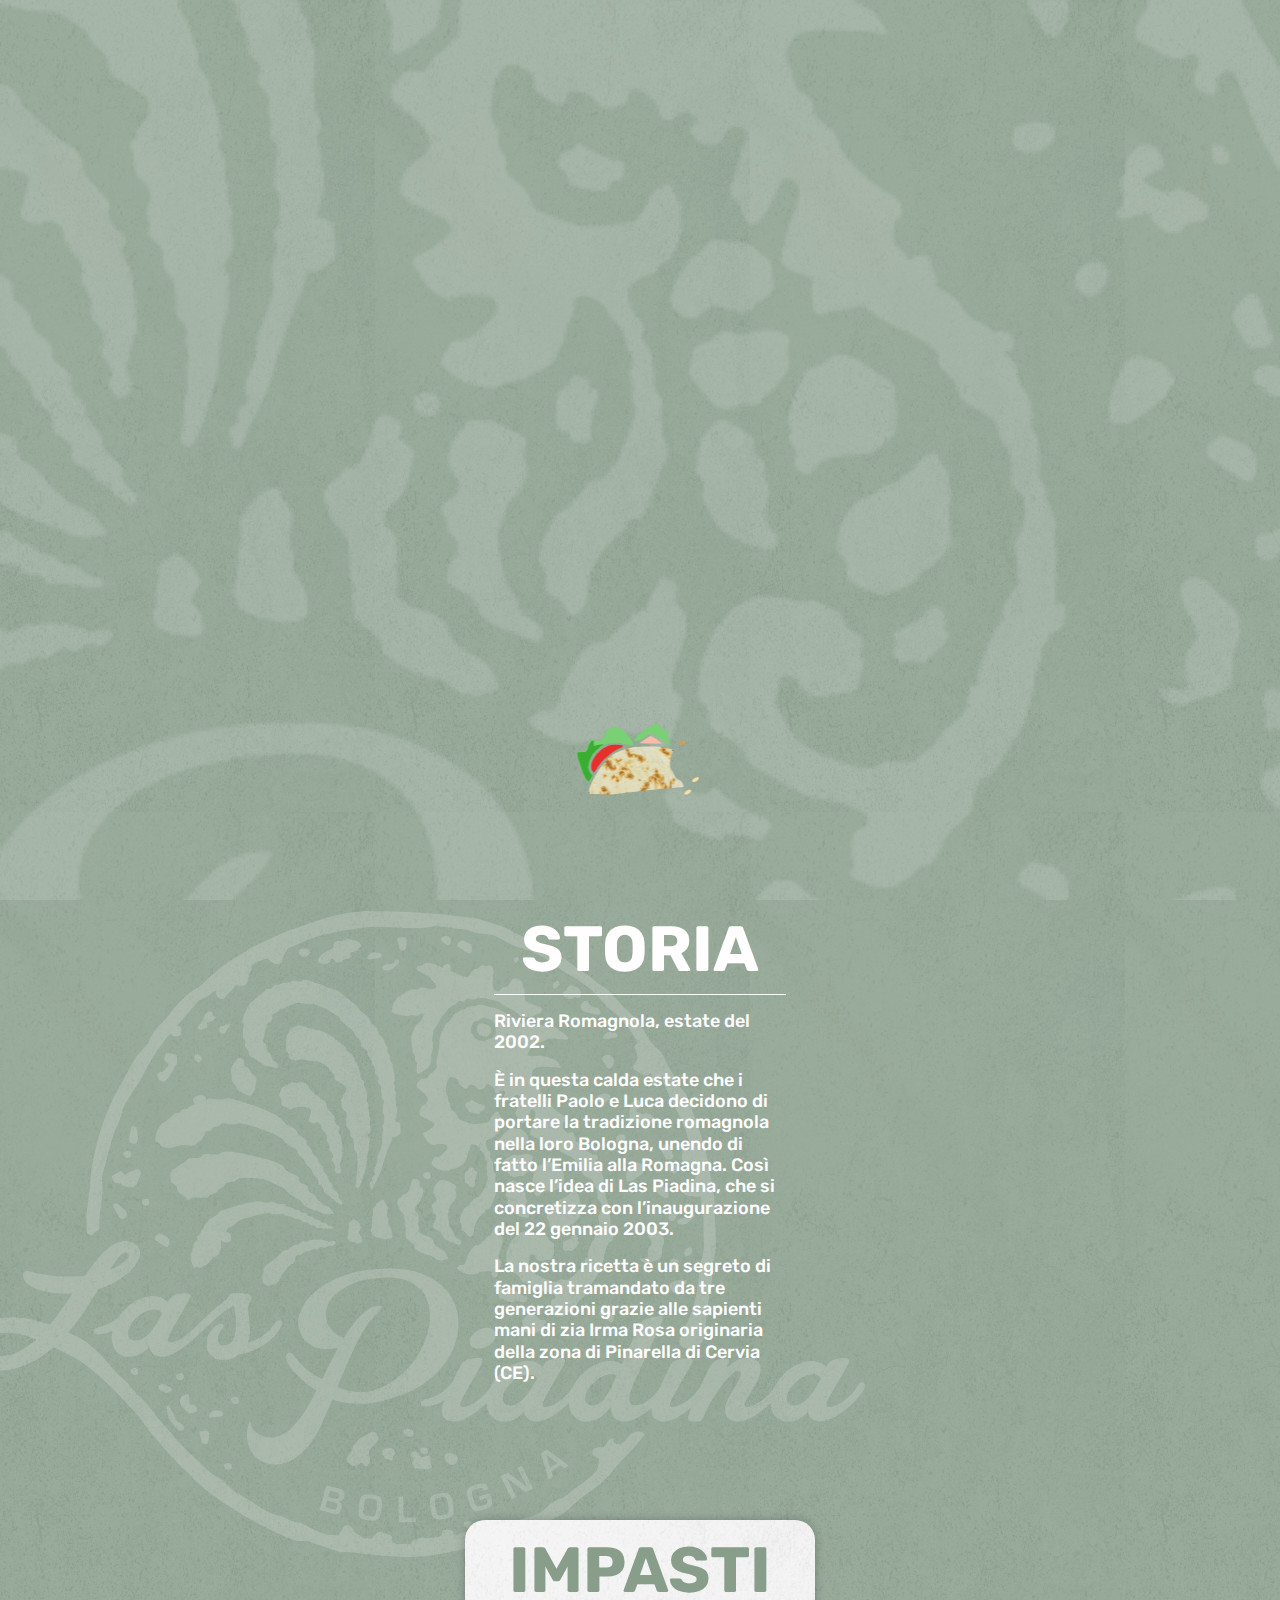
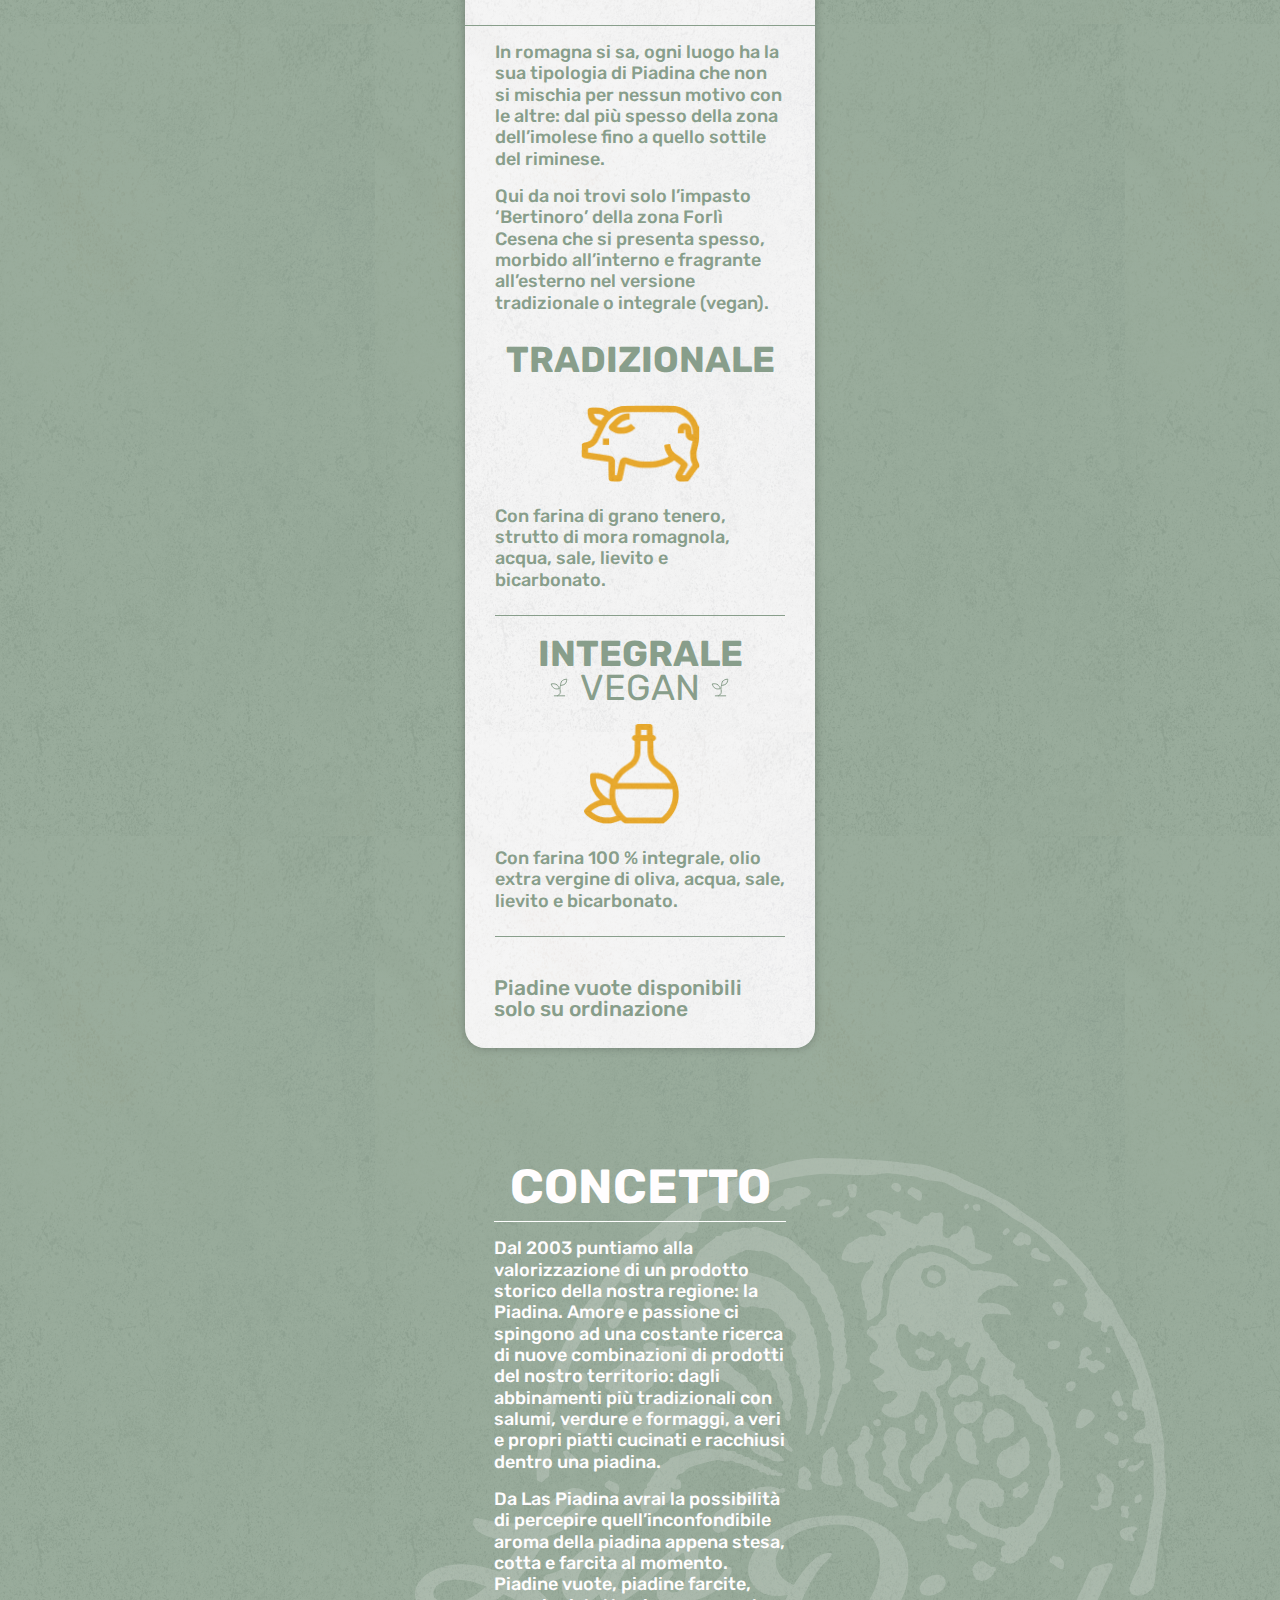
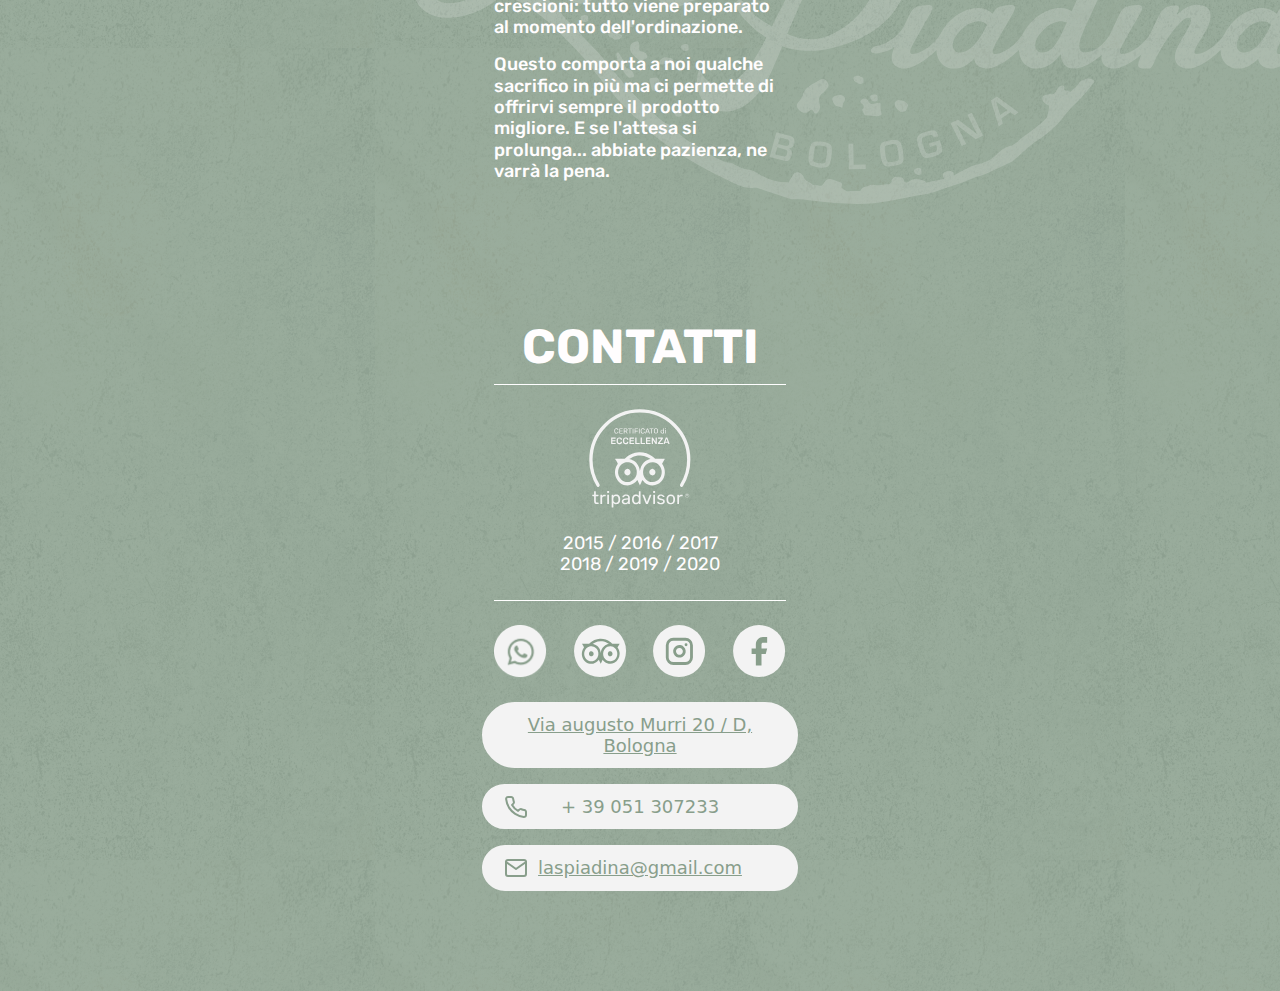
<file: index.html>
<!DOCTYPE html>
<html class="no-js" lang="it">
  <head>
    <meta charset="utf-8" />
    <meta name="viewport" content="width=device-width, initial-scale=1.0" />
    <title>LasPiadina</title>
    <link
      href="css/index.css"
      media="screen, projection"
      rel="stylesheet"
      type="text/css"
    />
    <!--[if lt IE 9]>
      <script src="js/html5shiv.js"></script>
    <![endif]-->
    <script src="js/modernizr.js"></script>
    <!-- CSS only -->

    <link
      href="./thridparty/bootstrap-5.1.3-dist/css/bootstrap.min.css"
      rel="stylesheet"
    />
  </head>
  <body>
    <div class="wrapper-outer">
      <div class="wrapper">
        <div class="anim-screen">
          <div class="anim-screen-bg"></div>
          <div class="slides">
            <img
              loading="lazy"
              class="anim-screen-slide-1"
              src="./images/Piadina-intera.png"
            />
            <img
              loading="lazy"
              class="anim-screen-slide-2"
              src="./images/Piadina-morso.png"
            />
            <img
              loading="lazy"
              class="anim-screen-slide-3"
              src="./images/Piadina-intera.png"
            />
            <img
              loading="lazy"
              class="anim-screen-slide-4"
              src="./images/Piadina-morso.png"
            />
          </div>
        </div>
        <div class="menu-btn d-none">
          <a href="./menu.html" class="btn-yellow">Menu</a>
        </div>
        <header class="header">
          <div
            class="header-inner d-flex justify-content-between align-items-center header-open"
          >
            <div class="nav-item d-flex align-items-center">
              <p class="text-decoration-none desc-14 text-white fw-500 mb-0">
                <img
                  width="19px"
                  class="language-toggler me-1"
                  src="./images/italian-flag-circle.png"
                  alt="italian flag"
                />
                <span> IT </span>
              </p>
            </div>
            <div class="nav-item">
              <a href="./index.html">
                <img class="logo" src="./images/logo.svg" alt="..." />
              </a>
            </div>
            <div class="nav-item d-flex justify-content-end">
              <button id="navbarOpener" class="btn">
                <img class="logo" src="./images/two-lines.svg" alt="..." />
              </button>
            </div>
          </div>

          <div class="navbar-menu d-none">
            <div class="content">
              <div
                class="d-flex justify-content-between align-items-center header-open p-0"
              >
                <div class="nav-item d-flex align-items-center">
                  <p
                    class="text-decoration-none desc-14 text-white fw-500 mb-0"
                  >
                    <img
                      width="19px"
                      class="language-toggler me-1"
                      src="./images/italian-flag-circle.png"
                      alt="italian flag"
                    />
                    <span> IT </span>
                  </p>
                </div>
                <div class="nav-item">
                  <a href="./in">
                    <img class="logo" src="./images/logo.svg" alt="..." />
                  </a>
                </div>
                <div class="nav-item d-flex justify-content-end">
                  <button id="navbarCloser" class="btn">
                    <img class="logo" src="./images/x.svg" alt="..." />
                  </button>
                </div>
              </div>

              <ul class="list-unstyled">
                <li class="desc-36 fw-bold">
                  <a
                    class="nav-link text-decoration-none text-white"
                    href="./menu.html"
                  >
                    MENU</a
                  >
                </li>
                <li class="desc-36">
                  <a
                    class="text-white nav-link text-decoration-none"
                    href="#storisId"
                  >
                    STORIA</a
                  >
                </li>
                <li class="desc-36">
                  <a
                    class="text-white nav-link text-decoration-none"
                    href="#impastoId"
                  >
                    IMPASTO
                  </a>
                </li>
                <li class="desc-36">
                  <a
                    class="text-white nav-link text-decoration-none"
                    href="#contattiId"
                    >CONTATTI
                  </a>
                </li>
              </ul>

              <div class="d-flex justify-content-between mb-5 mt-5">
                <a href="https://wa.me/message/MQXWW7TPMB6HM1"
                  ><img
                    width="53px"
                    src="./images/whatsapp-icon.png"
                    alt="whatsapp icon"
                /></a>
                <a
                  href="https://www.tripadvisor.it/Restaurant_Review-g187801-d5488796-Re
              views-Las_Piadina-Bologna_Province_of_Bologna_Emilia_Romagna.html"
                  ><img
                    width="53px"
                    src="./images/tripadvisor-icon.svg"
                    alt="tripadvisor icon"
                /></a>
                <a
                  href="https://instagram.com/laspiadina.bologna?utm_medium=copy_link
              "
                  ><img
                    width="53px"
                    src="./images/instagram-icon.svg"
                    alt="instagram icon"
                /></a>
                <a href="https://www.facebook.com/laspiadina"
                  ><img
                    width="53px"
                    src="./images/facebook-icon.svg"
                    alt="facebook icon"
                /></a>
              </div>
              <div class="row">
                <a
                  href="https://www.justeat.it/restaurants-las-piadinabologna/menu"
                  class="btn-yellow w-100"
                  >Ordina</a
                >
              </div>
            </div>
          </div>
        </header>
        <main>
          <section class="hero">
            <div class="bg mw-375 mx-auto">
              <img
                loading="lazy"
                class="bg-1"
                src="./images/hero-bg-1.jpg"
                alt="..."
                loading="lazy"
              />
              <img
                loading="lazy"
                class="bg-2"
                src="./images/hero-bg-2.jpg"
                alt="..."
                loading="lazy"
              />
              <img
                loading="lazy"
                class="bg-4"
                src="./images/hero-bg-4.jpg"
                alt="..."
                loading="lazy"
              />
              <img
                loading="lazy"
                class="bg-5"
                src="./images/hero-bg-5.jpg"
                alt="..."
                loading="lazy"
              />
              <img
                loading="lazy"
                class="bg-3"
                src="./images/hero-bg-3.jpg"
                alt="..."
                loading="lazy"
              />
            </div>
            <div class="hero-content">
              <h1 class="desc-64 fw-bold text-center">
                <span class="text-nowrap">All you</span>
                <span class="text-nowrap">need is</span> Piada
              </h1>
            </div>
            <a href="#storisId" class="arrow-down">
              <img
                loading="lazy"
                src="./images/arrow-down.svg"
                alt="arrow down"
              />
            </a>
          </section>

          <section class="storia">
            <div class="idlink" id="storisId"></div>
            <div class="bg">
              <img loading="lazy" src="./images/logo.svg" alt="..." />
            </div>
            <div class="mw-292 mx-auto">
              <h1 class="desc-64 fw-bold text-center white-color titolo-storia">
                STORIA
              </h1>
              <hr class="barra" />
              <p class="desc-18 white-text white-color fw-500">
                Riviera Romagnola, estate del 2002.
              </p>
              <p class="desc-18 white-text white-color fw-500">
                È in questa calda estate che i fratelli Paolo e Luca decidono di
                portare la tradizione romagnola nella loro Bologna, unendo di
                fatto l’Emilia alla Romagna. Così nasce l’idea di Las Piadina,
                che si concretizza con l’inaugurazione del 22 gennaio 2003.
              </p>

              <p class="desc-18 white-text white-color fw-500">
                La nostra ricetta è un segreto di famiglia tramandato da tre
                generazioni grazie alle sapienti mani di zia Irma Rosa
                originaria della zona di Pinarella di Cervia (CE).
              </p>
            </div>
          </section>
          <!-- \\ -->
          <section class="impasti mw-350 mx-auto">
            <div class="idlink" id="impastoId"></div>
            <h1 class="desc-64 fw-bold text-center white-color">IMPASTI</h1>
            <hr class="barra-verde" />
            <div class="inner">
              <p class="desc-18 white-text white-color fw-500">
                In romagna si sa, ogni luogo ha la sua tipologia di Piadina che
                non si mischia per nessun motivo con le altre: dal più spesso
                della zona dell’imolese fino a quello sottile del riminese.
              </p>

              <p class="desc-18 white-text white-color fw-500 mb-4">
                Qui da noi trovi solo l’impasto ‘Bertinoro’ della zona Forlì
                Cesena che si presenta spesso, morbido all’interno e fragrante
                all’esterno nel versione tradizionale o integrale (vegan).
              </p>
              <h2 class="desc-36 fw-bold text-center white-color mb-4">
                TRADIZIONALE
              </h2>
              <div class="d-flex justify-content-center mb-4">
                <img
                  loading="lazy"
                  width="119px"
                  src="./images/pig.png"
                  alt="pig"
                  srcset=""
                />
              </div>

              <p class="desc-18 white-text white-color fw-500 mb-4 me-3">
                Con farina di grano tenero, strutto di mora romagnola, acqua,
                sale, lievito e bicarbonato.
              </p>
              <hr class="barra-verde-sotto" />
              <h2 class="desc-36 fw-bold text-center white-color mb-0">
                INTEGRALE
              </h2>
              <div class="d-flex justify-content-center align-items-center">
                <img
                  loading="lazy"
                  width="25px"
                  src="./images/leaf.svg"
                  alt="leaf"
                />
                <p class="desc-36 fw-400 text-center white-color mb-0 mx-2">
                  VEGAN
                </p>
                <img
                  loading="lazy"
                  width="25px"
                  src="./images/leaf.svg"
                  alt="leaf"
                />
              </div>
              <div class="d-flex justify-content-center mb-4 olio">
                <img
                  loading="lazy"
                  width="95px"
                  src="./images/oil.png"
                  alt="oil"
                  srcset=""
                />
              </div>

              <p class="desc-18 white-text white-color fw-500 mb-4">
                Con farina 100 % integrale, olio extra vergine di oliva, acqua,
                sale, lievito e bicarbonato.
              </p>

              <hr class="barra-verde-sotto" />
            </div>

            <div class="mw-292 mx-auto">
              <div class="d-flex justify-content-center"></div>
              <p class="desc-21 white-text white-color fw-500 mt-4 furgoncino">
                Piadine vuote  disponibili solo su ordinazione
              </p>
            </div>
          </section>

          <!-- \\ -->
          <section class="concentto">
            <div class="bg">
              <img loading="lazy" src="./images/logo.svg" alt="..." />
            </div>
            <div class="mw-292 mx-auto">
              <h1
                class="desc-48 fw-bold text-center white-color titolo-concetto"
              >
                CONCETTO
              </h1>
              <hr class="white-color" />

              <p class="desc-18 white-text white-color fw-500">
                Dal 2003 puntiamo alla valorizzazione di un prodotto storico
                della nostra regione: la Piadina. Amore e passione ci spingono
                ad una costante ricerca di nuove combinazioni di prodotti del
                nostro territorio: dagli abbinamenti più tradizionali con
                salumi, verdure e formaggi, a veri e propri piatti cucinati e
                racchiusi dentro una piadina.
              </p>
              <p class="desc-18 white-text white-color fw-500">
                Da Las Piadina avrai la possibilità di percepire
                quell’inconfondibile aroma della piadina appena stesa, cotta e
                farcita al momento. Piadine vuote, piadine farcite, crescioni:
                tutto viene preparato al momento dell'ordinazione.
              </p>

              <p class="desc-18 white-text white-color fw-500">
                Questo comporta a noi qualche sacrifico in più ma ci permette di
                offrirvi sempre il prodotto migliore. E se l'attesa si
                prolunga... abbiate pazienza, ne varrà la pena.
              </p>
            </div>
          </section>
          <!-- \\ -->
          <section class="contatti">
            <div class="idlink" id="contattiId"></div>
            <div class="mw-292 mx-auto">
              <h1
                class="desc-48 fw-bold text-center white-color titolo-contatti"
              >
                CONTATTI
              </h1>
              <hr class="white-color mb-4" />
              <div class="d-flex justify-content-center mb-4">
                <div>
                  <img
                    loading="lazy"
                    width="102px"
                    src="./images/tripadvisor_logo.svg"
                    alt="tripadvisor logo"
                  />
                </div>
              </div>
              <p class="desc-18 white-text white-color text-center mb-4">
                2015 / 2016 / 2017 <br />
                2018 / 2019 / 2020
              </p>
              <hr class="white-color mb-4" />
              <div class="d-flex justify-content-between mb-4">
                <a href="https://wa.me/message/MQXWW7TPMB6HM1"
                  ><img
                    loading="lazy"
                    width="53px"
                    src="./images/whatsapp-icon.png"
                    alt="whatsapp icon"
                /></a>
                <a
                  href="https://www.tripadvisor.it/Restaurant_Review-g187801-d5488796-Re
              views-Las_Piadina-Bologna_Province_of_Bologna_Emilia_Romagna.html"
                  ><img
                    loading="lazy"
                    width="53px"
                    src="./images/tripadvisor-icon.svg"
                    alt="tripadvisor icon"
                /></a>
                <a
                  href="https://instagram.com/laspiadina.bologna?utm_medium=copy_link
              "
                  ><img
                    loading="lazy"
                    width="53px"
                    src="./images/instagram-icon.svg"
                    alt="instagram icon"
                /></a>
                <a href="https://www.facebook.com/laspiadina"
                  ><img
                    loading="lazy"
                    width="53px"
                    src="./images/facebook-icon.svg"
                    alt="facebook icon"
                /></a>
              </div>

              <div class="row">
                <a
                  class="btn-white rounded-pill mb-3"
                  href="https://www.google.com/maps/place/Las+Piadina/@44.4826298,11.3572779,17z/data=!3m1!4b1!4m5!3m4!1s0x477fd4ccf88f2d7f:0xfcbb417fe6a0ae3e!8m2!3d44.482626!4d11.3594666"
                >
                  Via augusto Murri 20 / D, Bologna</a
                >
              </div>

              <div class="row">
                <a
                  class="btn-white rounded-pill mb-3 text-decoration-none"
                  href="tel:39-051-307233"
                >
                  <img loading="lazy" src="./images/phone.svg" alt="phone" /> +
                  39 051 307233
                </a>
                <a
                  class="btn-white rounded-pill mb-100"
                  href="mailto:laspiadina@gmail.com"
                >
                  <img loading="lazy" src="./images/mail.svg" alt="mail" />
                  laspiadina@gmail.com
                </a>
              </div>
            </div>
          </section>
          <!-- \\ -->
        </main>
      </div>
    </div>
    <!-- jquery -->
    <script src="./thridparty/jquery/jquery-3.6.0.min.js"></script>
    <!-- GSAP -->
    <script src="./thridparty/gsap-3/gsap-3.min.js"></script>
    <!-- JavaScript Bundle with Popper -->
    <script src="./thridparty/bootstrap-5.1.3-dist/js/bootstrap.min.js"></script>
    <script src="./js/index.js"></script>
  </body>
</html>
</file>
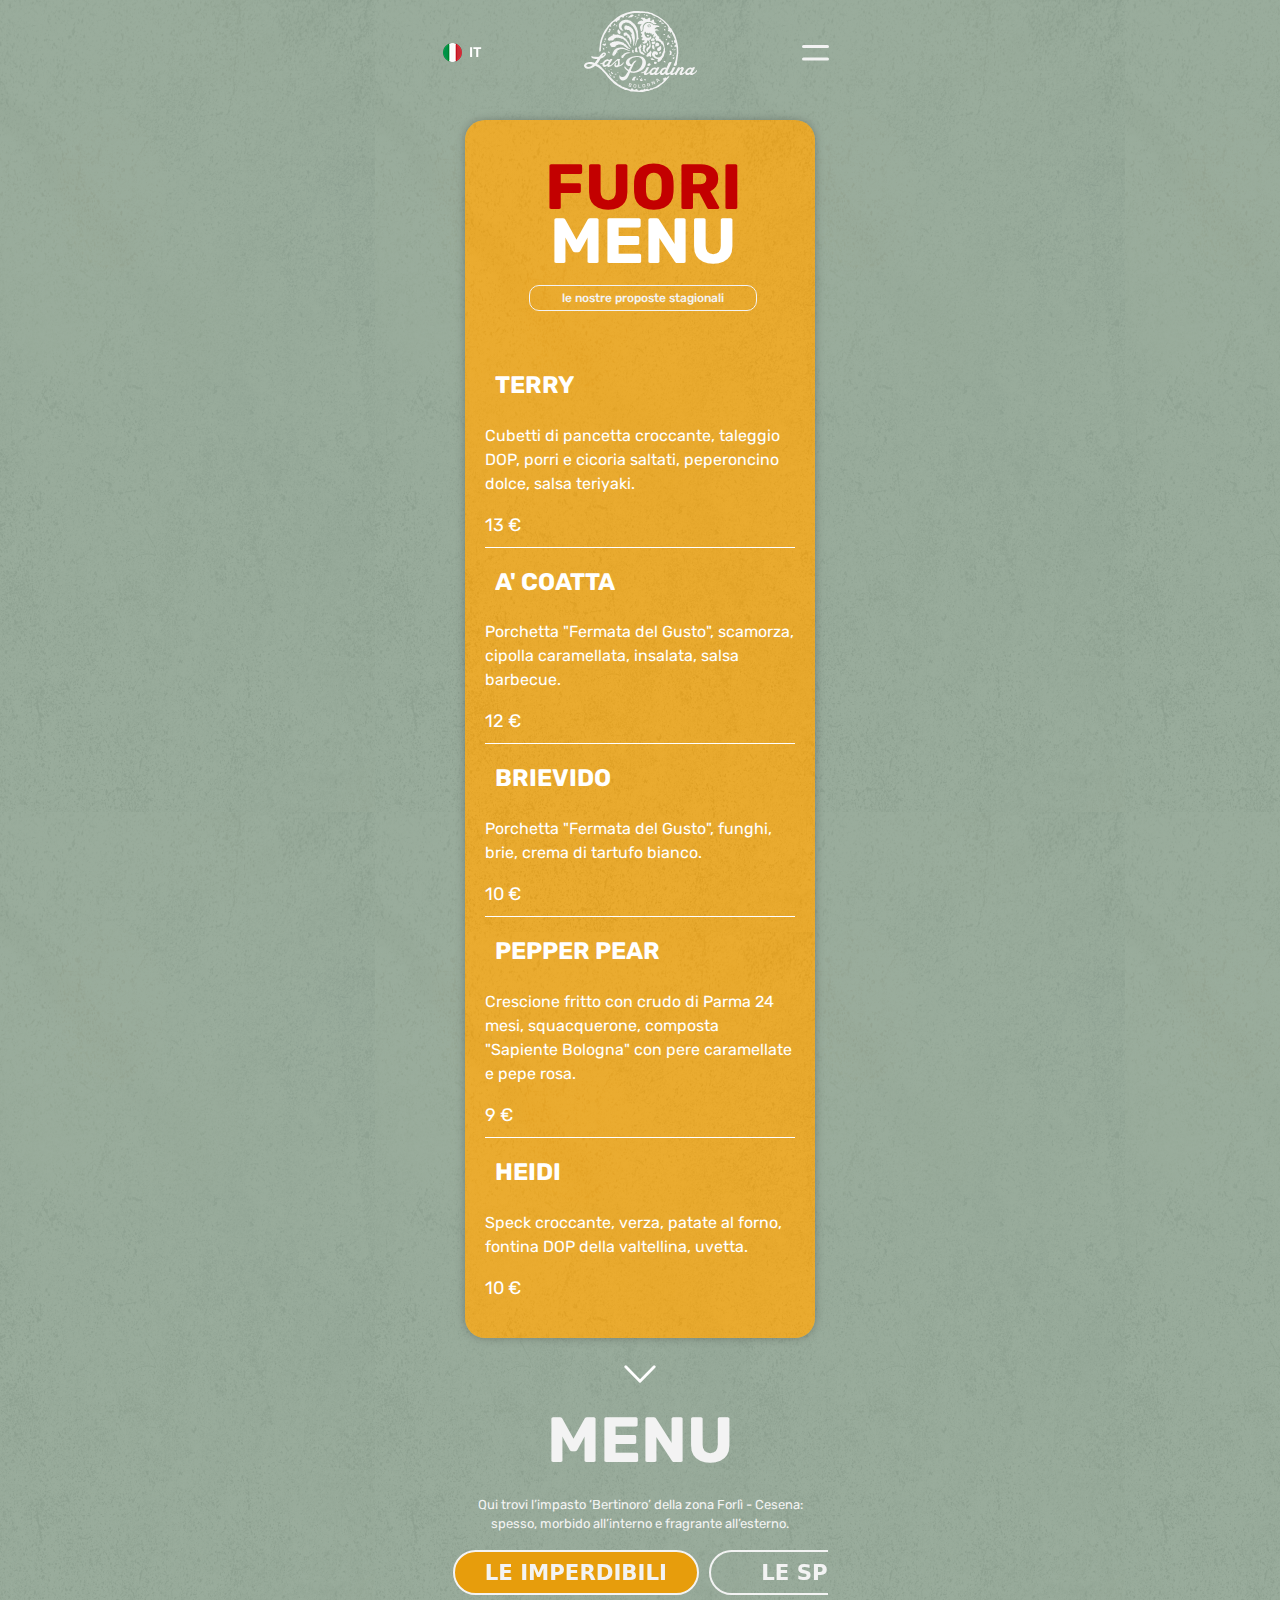
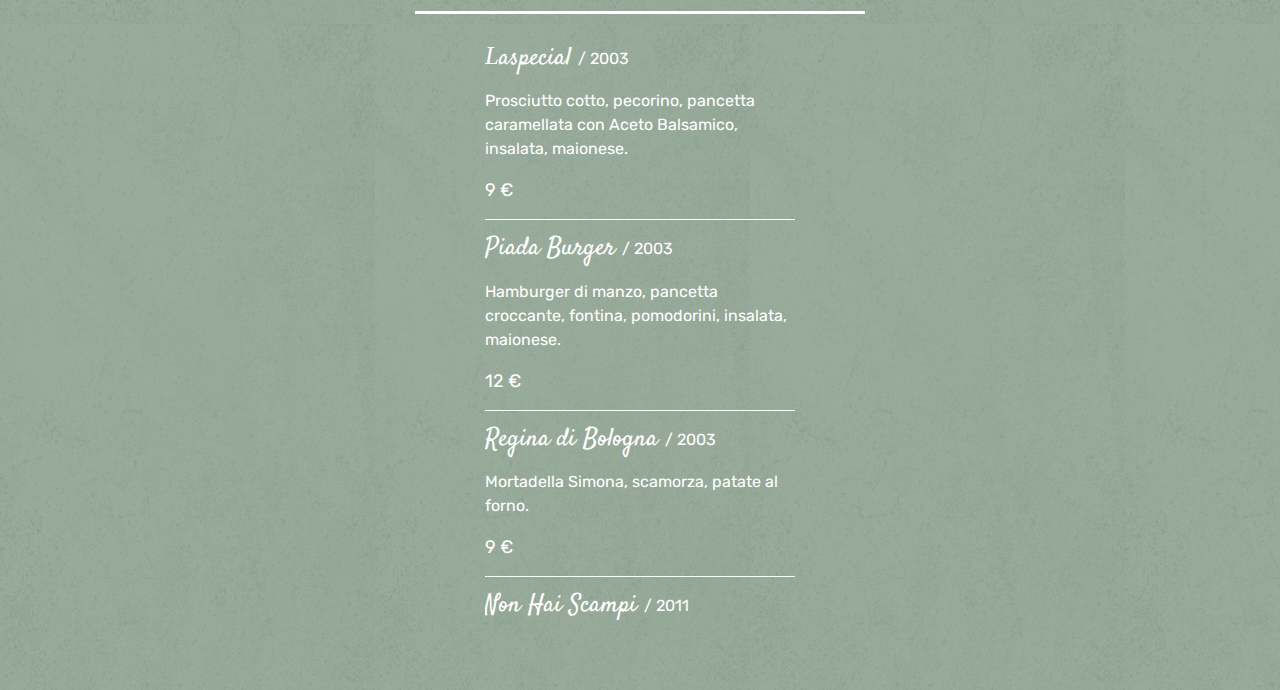
<file: menu.html>
<!DOCTYPE html>
<html class="no-js" lang="it">
  <head>
    <meta charset="utf-8" />
    <meta name="viewport" content="width=device-width, initial-scale=1.0" />
    <title>LasPiadina</title>

    <link
      href="css/menu.css"
      media="screen, projection"
      rel="stylesheet"
      type="text/css"
    />
    <!--[if lt IE 9]>
      <script src="js/html5shiv.js"></script>
    <![endif]-->
    <script src="js/modernizr.js"></script>
    <link
      href="https://fonts.googleapis.com/css?family=Satisfy"
      rel="stylesheet"
    />
    <link href='https://fonts.googleapis.com/css?family=Satisfy' rel='stylesheet'>
    <!-- Link Swiper's CSS -->
    <link rel="stylesheet" href="./thridparty/swiper-7/swiper-7.3.1.css" />
    <!-- CSS only -->
    <link
      href="./thridparty/bootstrap-5.1.3-dist/css/bootstrap.min.css"
      rel="stylesheet"
    />
  </head>

  <body>
    <div class="wrapper-outer">
      <div class="wrapper">
        <div class="menu-btn d-none">
          <a
            href="https://www.justeat.it/restaurants-las-piadinabologna/menu"
            class="btn-yellow"
            >Ordina</a
          >
        </div>
        <header class="header">
          <div
            class="header-inner d-flex justify-content-between align-items-center header-open"
          >
            <div class="nav-item d-flex align-items-center">
              <p class="text-decoration-none desc-14 text-white fw-500 mb-0">
                <img
                  loading="lazy"
                  width="19px"
                  class="language-toggler me-1"
                  src="./images/italian-flag-circle.png"
                  alt="italian flag"
                />
                <span> IT </span>
              </p>
            </div>
            <div class="nav-item">
              <a href="./index.html">
                <img
                  loading="lazy"
                  class="logo"
                  src="./images/logo.svg"
                  alt="..."
                />
              </a>
            </div>
            <div class="nav-item d-flex justify-content-end">
              <button id="navbarOpener" class="btn">
                <img
                  loading="lazy"
                  class="logo"
                  src="./images/two-lines.svg"
                  alt="..."
                />
              </button>
            </div>
          </div>

          <div class="navbar-menu d-none">
            <div class="content">
              <div
                class="d-flex justify-content-between align-items-center header-open p-0"
              >
                <div class="nav-item d-flex align-items-center">
                  <p
                    class="text-decoration-none desc-14 text-white fw-500 mb-0"
                  >
                    <img
                      loading="lazy"
                      width="19px"
                      class="language-toggler me-1"
                      src="./images/italian-flag-circle.png"
                      alt="italian flag"
                    />
                    <span> IT </span>
                  </p>
                </div>
                <div class="nav-item">
                  <a href="./index.html">
                    <img
                      loading="lazy"
                      class="logo"
                      src="./images/logo.svg"
                      alt="..."
                    />
                  </a>
                </div>
                <div class="nav-item d-flex justify-content-end">
                  <button id="navbarCloser" class="btn">
                    <img
                      loading="lazy"
                      class="logo"
                      src="./images/x.svg"
                      alt="..."
                    />
                  </button>
                </div>
              </div>

              <ul class="list-unstyled">
                <li class="desc-36 fw-bold">MENU</li>
                <li class="desc-36">
                  <a
                    class="text-white text-decoration-none"
                    href="./index.html#storisId"
                    >STORIA</a
                  >
                </li>
                <li class="desc-36">
                  <a
                    class="text-white text-decoration-none"
                    href="./index.html#impastoId"
                    >IMPASTO</a
                  >
                </li>
                <li class="desc-36">
                  <a
                    class="text-white text-decoration-none"
                    href="./index.html#contattiId"
                    >CONTATTI</a
                  >
                </li>
              </ul>

              <div class="d-flex justify-content-between mb-5 mt-5">
                <a href="#"
                  ><img
                    loading="lazy"
                    width="53px"
                    src="./images/whatsapp-icon.png"
                    alt="whatsapp icon"
                /></a>
                <a href="#"
                  ><img
                    loading="lazy"
                    width="53px"
                    src="./images/tripadvisor-icon.svg"
                    alt="tripadvisor icon"
                /></a>
                <a href="#"
                  ><img
                    loading="lazy"
                    width="53px"
                    src="./images/instagram-icon.svg"
                    alt="instagram icon"
                /></a>
                <a href="#">
                  <img
                    loading="lazy"
                    width="53px"
                    src="./images/facebook-icon.svg"
                    alt="facebook icon"
                /></a>
              </div>
              <div class="row">
                <a
                  href="https://www.justeat.it/restaurants-las-piadinabologna/menu"
                  class="btn-yellow w-100"
                  >Ordina</a
                >
              </div>
            </div>
          </div>
        </header>
        <main>
          <!-- \\ -->
          <section class="menu-fuori mw-350 mx-auto">
            <div class="menu-btn d-none">
              <a
                href="https://www.justeat.it/restaurants-las-piadinabologna/menu"
                class="btn-yellow"
                >Ordina</a
              >
            </div>
            <header class="title text-center">
              <h1 class="desc-64 red-color mb-0 fw-bold mb-3 fuori-menu">
                FUORI <span class="text-white">MENU</span>
              </h1>
              <button class="white-btn-alt proposte">
                le nostre proposte stagionali
              </button>
            </header>

            <main class="ombra">
              <ul class="menu-fuori-list list-unstyled ps-0 text-white">
                <li>
                  <header class="d-flex justify-content-between mb-1">
                    <h2 class="desc-24 fw-bold mb-0">TERRY</h2>
                  </header>
                  <main>
                    <p class="desc-16">
                      Cubetti di pancetta croccante, taleggio DOP, porri e
                      cicoria saltati, peperoncino dolce, salsa teriyaki.
                    </p>
                  </main>
                  <footer>
                    <p class="desc-18 mb-2">13 €</p>
                  </footer>
                </li>
                <li>
                  <header class="d-flex justify-content-between mb-1">
                    <h2 class="desc-24 fw-bold mb-0">A' COATTA</h2>
                  </header>
                  <main>
                    <p class="desc-16">
                      Porchetta "Fermata del Gusto", scamorza, cipolla
                      caramellata, insalata, salsa barbecue.
                    </p>
                  </main>
                  <footer>
                    <p class="desc-18 mb-2">12 €</p>
                  </footer>
                </li>
                <li>
                  <header class="d-flex justify-content-between mb-1">
                    <h2 class="desc-24 fw-bold mb-0">BRIEVIDO</h2>
                  </header>
                  <main>
                    <p class="desc-16">
                      Porchetta "Fermata del Gusto", funghi, brie, crema di
                      tartufo bianco.
                    </p>
                  </main>
                  <footer>
                    <p class="desc-18 mb-2">10 €</p>
                  </footer>
                </li>
                <li>
                  <header class="d-flex justify-content-between mb-1">
                    <h2 class="desc-24 fw-bold mb-0">PEPPER PEAR</h2>
                  </header>
                  <main>
                    <p class="desc-16">
                      Crescione fritto con crudo di Parma 24 mesi, squacquerone,
                      composta "Sapiente Bologna" con pere caramellate e pepe
                      rosa.
                    </p>
                  </main>
                  <footer>
                    <p class="desc-18 mb-2">9 €</p>
                  </footer>
                </li>
                <li>
                  <header class="d-flex justify-content-between mb-1">
                    <h2 class="desc-24 fw-bold mb-0">HEIDI</h2>
                  </header>
                  <main>
                    <p class="desc-16">
                      Speck croccante, verza, patate al forno, fontina DOP della
                      valtellina, uvetta.
                    </p>
                  </main>
                  <footer>
                    <p class="desc-18 mb-2">10 €</p>
                  </footer>
                </li>
              </ul>
            </main>
          </section>

          <!-- \\ -->
          <section class="menu-details">
            <div class="d-flex justify-content-center mt-4">
              <a href="#menuList">
                <img
                  loading="lazy"
                  width="32px"
                  src="./images/arrow-down.svg"
                  alt="arrow down"
                />
              </a>
            </div>
            <header id="menuList" class="text-center pt-3">
              <h1 class="desc-64 mb-0 fw-bold mb-3">MENU</h1>
              <p class="desc-13 mw-350 mx-auto">
                Qui trovi l’impasto ‘Bertinoro’ della zona Forlì - Cesena:
                spesso, morbido all’interno e fragrante all’esterno.
              </p>

              <!-- Swiper -->
              <div class="swiper mySwiper mw-375">
                <div class="swiper-wrapper">
                  <div class="swiper-slide">
                    <button class="btn-menu active" data-menu="1">
                      LE IMPERDIBILI
                    </button>
                  </div>
                  <div class="swiper-slide">
                    <button class="btn-menu" data-menu="2">LE SPECIALI</button>
                  </div>
                  <div class="swiper-slide">
                    <button class="btn-menu" data-menu="3">
                      LA TRADIZIONE
                    </button>
                  </div>
                  <div class="swiper-slide">
                    <button class="btn-menu" data-menu="4">LE VERDURINE</button>
                  </div>
                  <div class="swiper-slide">
                    <button class="btn-menu" data-menu="5">I CRESCIONI</button>
                  </div>
                  <div class="swiper-slide">
                    <button class="btn-menu" data-menu="7">BIRRE</button>
                  </div>
                  <div class="swiper-slide">
                    <button class="btn-menu" data-menu="8">VINI</button>
                  </div>
                  <div class="swiper-slide">
                    <button class="btn-menu" data-menu="6">I DOLCETTI</button>
                  </div>
                </div>
              </div>
            </header>

            <hr style="height: 3px; background-color: #fff; opacity: 1" />

            <main class="text-white mw-310 mx-auto">
              <div class="menu-list menu-list-1">
                <ul class="list-unstyled">
                  <li>
                    <p class="desc-16 mb-0 titolo-piada">
                      <span class="testo-satisfy">
                        <i class="lucida-font">L</i>aspecial
                      </span>
                      <span class="anno-piada"> / 2003 </span>
                    </p>
                    <p class="desc-16">
                      Prosciutto cotto, pecorino, pancetta caramellata con Aceto
                      Balsamico, insalata, maionese.
                    </p>
                    <div class="d-flex justify-content-between">
                      <p class="desc-18 mb-2">9 €</p>
                    </div>
                  </li>
                  <li>
                    <p class="desc-16 mb-0 titolo-piada">
                      <span class="testo-satisfy"> Piada Burger </span>
                      <span class="anno-piada"> / 2003</span>
                    </p>
                    <p class="desc-16">
                      Hamburger di manzo, pancetta croccante, fontina,
                      pomodorini, insalata, maionese.
                    </p>
                    <div class="d-flex justify-content-between">
                      <p class="desc-18 mb-2">12 €</p>
                    </div>
                  </li>
                  <li>
                    <p class="desc-16 mb-0 titolo-piada">
                      <span class="testo-satisfy"> Regina di Bologna </span
                      ><span class="anno-piada"> / 2003 </span>
                    </p>
                    <p class="desc-16">
                      Mortadella Simona, scamorza, patate al forno.
                    </p>
                    <div class="d-flex justify-content-between">
                      <p class="desc-18 mb-2">9 €</p>
                    </div>
                  </li>

                  <li>
                    <p class="desc-16 mb-0 titolo-piada">
                      <span class="testo-satisfy"> Non Hai Scampi </span>
                      <span class="anno-piada">/ 2011</span>
                    </p>
                    <p class="desc-16">
                      Gamberi saltati, squacquerone di Romagna, rucola, salsa
                      agro piccante.
                    </p>
                    <div class="d-flex justify-content-between">
                      <p class="desc-18 mb-2">10 €</p>
                    </div>
                  </li>

                  <li>
                    <p class="desc-16 mb-0 titolo-piada">
                      <span class="testo-satisfy"> Truffle Maker </span>
                      <span class="anno-piada">/ 2015</span>
                    </p>
                    <p class="desc-16">
                      Pesto di salsiccia, squacquerone di Romagna, rucola, crema
                      di tartufo bianco.
                    </p>
                    <div class="d-flex justify-content-between">
                      <p class="desc-18 mb-2">9 €</p>
                    </div>
                  </li>

                  <li>
                    <p class="desc-16 mb-0 titolo-piada">
                      <span class="testo-satisfy"
                        ><i class="lucida-font"> L</i>a Cotolla
                      </span>
                      <span class="anno-piada">/ 2021</span>
                    </p>
                    <p class="desc-16">
                      Cotoletta alla bolognese, crema di tartufo bianco.
                    </p>
                    <div class="d-flex justify-content-between">
                      <p class="desc-18 mb-2">12 €</p>
                    </div>
                  </li>
                </ul>
              </div>

              <div class="menu-list menu-list-2">
                <ul class="list-unstyled">
                  <li>
                    <p class="desc-16">
                      Speck, rucola, pomodorini, scaglie di grana.
                    </p>
                    <div class="d-flex justify-content-between">
                      <p class="desc-18 mb-2">7 €</p>
                    </div>
                  </li>
                  <li>
                    <p class="desc-16">Speck, brie, melanzane, rucola.</p>
                    <div class="d-flex justify-content-between">
                      <p class="desc-18 mb-2">8 €</p>
                    </div>
                  </li>
                  <li>
                    <p class="desc-16">Speck, brie, pomodorini secchi.</p>
                    <div class="d-flex justify-content-between">
                      <p class="desc-18 mb-2">8 €</p>
                    </div>
                  </li>
                  <li>
                    <p class="desc-16">Salsiccia, mozzarella, pomodorini.</p>
                    <div class="d-flex justify-content-between">
                      <p class="desc-18 mb-2">7 €</p>
                    </div>
                  </li>
                  <li>
                    <p class="desc-16">
                      Salsiccia, squacquerone, rucola, crema di tartufo.
                    </p>
                    <div class="d-flex justify-content-between">
                      <p class="desc-18 mb-2">8 €</p>
                    </div>
                  </li>
                  <li>
                    <p class="desc-16">Salsiccia, brie, funghi, melanzane.</p>
                    <div class="d-flex justify-content-between">
                      <p class="desc-18 mb-2">9 €</p>
                    </div>
                  </li>
                  <li>
                    <p class="desc-16">Ventricina, gorgonzola, rucola.</p>
                    <div class="d-flex justify-content-between">
                      <p class="desc-18 mb-2">7 €</p>
                    </div>
                  </li>
                  <li>
                    <p class="desc-16">
                      Ventricina, scamorza, melanzane, pomodorini secchi.
                    </p>
                    <div class="d-flex justify-content-between">
                      <p class="desc-18 mb-2">9 €</p>
                    </div>
                  </li>
                  <li>
                    <p class="desc-16">
                      Mortadella Simona, squacquerone, erbette piccanti.
                    </p>
                    <div class="d-flex justify-content-between">
                      <p class="desc-18 mb-2">8 €</p>
                    </div>
                  </li>
                  <li>
                    <p class="desc-16">
                      Mortadella Simona, pecorino, melanzane.
                    </p>
                    <div class="d-flex justify-content-between">
                      <p class="desc-18 mb-2">9 €</p>
                    </div>
                  </li>
                  <li>
                    <p class="desc-16">Pancetta, pomodori, rucola, pecorino.</p>
                    <div class="d-flex justify-content-between">
                      <p class="desc-18 mb-2">7 €</p>
                    </div>
                  </li>
                  <li>
                    <p class="desc-16">
                      Coppa di testa, erbette piccanti, pecorino.
                    </p>
                    <div class="d-flex justify-content-between">
                      <p class="desc-18 mb-2">8 €</p>
                    </div>
                  </li>
                  <li>
                    <p class="desc-16">
                      Prosciutto cotto, fontina, uovo sodo, maionese.
                    </p>
                    <div class="d-flex justify-content-between">
                      <p class="desc-18 mb-2">8 €</p>
                    </div>
                  </li>
                  <li>
                    <p class="desc-16">
                      Prosciutto crudo di Parma 24 mesi, mozzarella, pomodorini,
                      rucola, Aceto Balsamico.
                    </p>
                    <div class="d-flex justify-content-between">
                      <p class="desc-18 mb-2">8 €</p>
                    </div>
                  </li>
                  <li>
                    <p class="desc-16">
                      Prosciutto crudo di Parma 24 mesi, gorgonzola, patate al
                      forno.
                    </p>
                    <div class="d-flex justify-content-between">
                      <p class="desc-18 mb-2">9 €</p>
                    </div>
                  </li>
                  <li>
                    <p class="desc-16">
                      Cotoletta di pollo, fontina, pomodorini, maionese.
                    </p>
                    <div class="d-flex justify-content-between">
                      <p class="desc-18 mb-2">9 €</p>
                    </div>
                  </li>
                  <li>
                    <p class="desc-16">
                      Hamburger di manzo, fontina, insalata, cipolla stufata,
                      pancetta croccante, ketchup.
                    </p>
                    <div class="d-flex justify-content-between">
                      <p class="desc-18 mb-2">13 €</p>
                    </div>
                  </li>
                  <li>
                    <p class="desc-16">
                      Gamberi saltati, salsa cocktail, insalata.
                    </p>
                    <div class="d-flex justify-content-between">
                      <p class="desc-18 mb-2">10 €</p>
                    </div>
                  </li>
                  <li>
                    <p class="desc-16">
                      Salmone affumicato, Philadelphia, erba cipollina,
                      pomodorini secchi, rucola.
                    </p>
                    <div class="d-flex justify-content-between">
                      <p class="desc-18 mb-2">10 €</p>
                    </div>
                  </li>
                </ul>
              </div>

              <div class="menu-list menu-list-3">
                <ul class="list-unstyled">
                  <li>
                    <p class="desc-16">
                      <i> Classica </i> / Prosciutto crudo di Parma 24 mesi,
                      squacquerone di Romagna, rucola.
                    </p>
                    <div class="d-flex justify-content-between">
                      <p class="desc-18 mb-2">7 €</p>
                    </div>
                  </li>
                  <li>
                    <p class="desc-16">Squacquerone di Romagna, rucola.</p>
                    <div class="d-flex justify-content-between">
                      <p class="desc-18 mb-2">6 €</p>
                    </div>
                  </li>
                  <li>
                    <p class="desc-16">Salsiccia, cipolla.</p>
                    <div class="d-flex justify-content-between">
                      <p class="desc-18 mb-2">7 €</p>
                    </div>
                  </li>
                  <li>
                    <p class="desc-16">Salame Milano, pecorino, maionese.</p>
                    <div class="d-flex justify-content-between">
                      <p class="desc-18 mb-2">7 €</p>
                    </div>
                  </li>
                </ul>
              </div>

              <div class="menu-list menu-list-4">
                <ul class="list-unstyled">
                  <li>
                    <p class="desc-16">Verdure alla griglia, scamorza.</p>
                    <div class="d-flex justify-content-between">
                      <p class="desc-18 mb-2">7 €</p>
                    </div>
                  </li>
                  <li>
                    <p class="desc-16">
                      Pomodorini, rucola, Aceto Balsamico, scaglie di grana.
                    </p>
                    <div class="d-flex justify-content-between">
                      <p class="desc-18 mb-2">6 €</p>
                    </div>
                  </li>
                  <li>
                    <p class="desc-16">Pomodorini secchi, rucola, brie.</p>
                    <div class="d-flex justify-content-between">
                      <p class="desc-18 mb-2">7 €</p>
                    </div>
                  </li>
                  <li>
                    <p class="desc-16">Patate al forno, funghi, gorgonzola.</p>
                    <div class="d-flex justify-content-between">
                      <p class="desc-18 mb-2">7.5 €</p>
                    </div>
                  </li>
                  <li>
                    <p class="desc-16">
                      Melanzane, pomodorini, rucola, pecorino.
                    </p>
                    <div class="d-flex justify-content-between">
                      <p class="desc-18 mb-2">8 €</p>
                    </div>
                  </li>
                  <li>
                    <p class="desc-16">
                      Zucchine, scamorza, uovo sodo, crema di tartufo.
                    </p>
                    <div class="d-flex justify-content-between">
                      <p class="desc-18 mb-2">8 €</p>
                    </div>
                  </li>
                  <li>
                    <p class="desc-16">
                      Erbette piccanti, funghi, brie, crema di tartufo.
                    </p>
                    <div class="d-flex justify-content-between">
                      <p class="desc-18 mb-2">8 €</p>
                    </div>
                  </li>
                </ul>
              </div>

              <div class="menu-list menu-list-5">
                <ul class="list-unstyled">
                  <li>
                    <p class="desc-16">
                      Prosciutto cotto, mozzarella, pomodoro.
                    </p>
                    <div class="d-flex justify-content-between">
                      <p class="desc-18 mb-2">7 €</p>
                    </div>
                  </li>
                  <li>
                    <p class="desc-16">
                      Prosciutto cotto, patate al forno, mozzarella.
                    </p>
                    <div class="d-flex justify-content-between">
                      <p class="desc-18 mb-2">7.5 €</p>
                    </div>
                  </li>
                  <li>
                    <p class="desc-16">Mozzarella, pomodoro.</p>
                    <div class="d-flex justify-content-between">
                      <p class="desc-18 mb-2">6 €</p>
                    </div>
                  </li>
                  <li>
                    <p class="desc-16">Salsiccia, erbette piccanti.</p>
                    <div class="d-flex justify-content-between">
                      <p class="desc-18 mb-2">7 €</p>
                    </div>
                  </li>
                  <li>
                    <p class="desc-16">Salsiccia, mozzarella, pomodoro.</p>
                    <div class="d-flex justify-content-between">
                      <p class="desc-18 mb-2">7 €</p>
                    </div>
                  </li>
                  <li>
                    <p class="desc-16">
                      Salsiccia, patate al forno, mozzarella,
                    </p>
                    <div class="d-flex justify-content-between">
                      <p class="desc-18 mb-2">7.5 €</p>
                    </div>
                  </li>
                  <li>
                    <p class="desc-16">Ventricina, gorgonzola, mozzarella.</p>
                    <div class="d-flex justify-content-between">
                      <p class="desc-18 mb-2">7.5 €</p>
                    </div>
                  </li>
                  <li>
                    <p class="desc-16">Pancetta, cipolla stufata, scamorza.</p>
                    <div class="d-flex justify-content-between">
                      <p class="desc-18 mb-2">7.5 €</p>
                    </div>
                  </li>
                  <li>
                    <p class="desc-16">Speck, brie, peperoni alla griglia.</p>
                    <div class="d-flex justify-content-between">
                      <p class="desc-18 mb-2">8 €</p>
                    </div>
                  </li>
                </ul>
              </div>
              <div class="menu-list menu-list-7">
                <ul class="list-unstyled">
                  <li>
                    <p class="desc-16">Auer Hallertau, Kellerbier.</p>
                    <div class="d-flex justify-content-between">
                      <p class="desc-18 mb-2">5 €</p>
                    </div>
                  </li>
                  <li>
                    <p class="desc-16">EDIT, Blanche Noise</p>
                    <div class="d-flex justify-content-between">
                      <p class="desc-18 mb-2">5 €</p>
                    </div>
                  </li>
                  <li>
                    <p class="desc-16">Lariano, Grigna</p>
                    <div class="d-flex justify-content-between">
                      <p class="desc-18 mb-2">5 €</p>
                    </div>
                  </li>
                  <li>
                    <p class="desc-16">Lariano, Vergött</p>
                    <div class="d-flex justify-content-between">
                      <p class="desc-18 mb-2">6 €</p>
                    </div>
                  </li>
                  <li>
                    <p class="desc-16">Bellazzi, MyBo</p>
                    <div class="d-flex justify-content-between">
                      <p class="desc-18 mb-2">6 €</p>
                    </div>
                  </li>
                  <li>
                    <p class="desc-16">Bellazzi, Beach Voyeur</p>
                    <div class="d-flex justify-content-between">
                      <p class="desc-18 mb-2">6 €</p>
                    </div>
                  </li>
                </ul>
              </div>
              <div class="menu-list menu-list-8">
                <ul class="list-unstyled">
                  <li>
                    <p class="desc-16">Gradizzolo, Alionza</p>
                    <div class="d-flex justify-content-between">
                      <p class="desc-18 mb-2">15 €</p>
                    </div>
                  </li>
                  <li>
                    <p class="desc-16">Fattoria Moretto, Lambrusco Tasso</p>
                    <div class="d-flex justify-content-between">
                      <p class="desc-18 mb-2">16 €</p>
                    </div>
                  </li>
                  <li>
                    <p class="desc-16">Inula, Grechetto Gentile</p>
                    <div class="d-flex justify-content-between">
                      <p class="desc-18 mb-2">21 €</p>
                    </div>
                  </li>
                  <li>
                    <p class="desc-16">Gradizzolo, Negrettino</p>
                    <div class="d-flex justify-content-between">
                      <p class="desc-18 mb-2">18 €</p>
                    </div>
                  </li>
                  <li>
                    <p class="desc-16">Il teatro, Atto II</p>
                    <div class="d-flex justify-content-between">
                      <p class="desc-18 mb-2">19 €</p>
                    </div>
                  </li>
                </ul>
              </div>

              <div class="menu-list menu-list-6">
                <ul class="list-unstyled">
                  <li>
                    <p class="desc-16">Piadina Nutella, scaglie di cocco.</p>
                    <div class="d-flex justify-content-between">
                      <p class="desc-18 mb-2">5 €</p>
                    </div>
                  </li>
                  <li>
                    <p class="desc-16">
                      Piadina squacquerone di Romagna, confettura.
                    </p>
                    <div class="d-flex justify-content-between">
                      <p class="desc-18 mb-2">6.5 €</p>
                    </div>
                  </li>
                  <li>
                    <p class="desc-16">
                      Crescione Nutella, granella nocciole, amarena Fabbri.
                    </p>
                    <div class="d-flex justify-content-between">
                      <p class="desc-18 mb-2">7 €</p>
                    </div>
                  </li>
                </ul>
              </div>
            </main>
          </section>
          <!-- \\ -->
        </main>
        <div class="decoration-body-bottom"></div>
      </div>
    </div>

    <!-- jquery -->
    <script src="./thridparty/jquery/jquery-3.6.0.min.js"></script>
    <!-- Swiper JS -->
    <script src="./thridparty/swiper-7/swiper-7.3.1.js"></script>
    <!-- JavaScript Bundle with Popper -->
    <script src="./thridparty/bootstrap-5.1.3-dist/js/bootstrap.min.js"></script>
    <script src="./js/menu.js"></script>
  </body>
</html>
</file>
<file: css/index.css>
@import url("https://fonts.googleapis.com/css2?family=Rubik:wght@400;500;700;900&display=swap");
/* introduzione */
body {
  font-family: "Rubik", sans-serif;
  width: 100%;
  min-height: 100vh;
  background: -webkit-gradient(linear, left bottom, left top, from(rgba(136, 158, 139, 0.85)), to(rgba(136, 158, 139, 0.85))), url(../images/bg-under.png);
  background: linear-gradient(0deg, rgba(136, 158, 139, 0.85), rgba(136, 158, 139, 0.85)), url(../images/bg-under.png);
}

.btn:focus {
  -webkit-box-shadow: none !important;
          box-shadow: none !important;
}

p,
h1,
h2,
h3,
h4,
h5,
h6 {
  font-family: "Rubik", sans-serif;
}

.wrapper-outer {
  width: 100%;
  overflow: hidden;
}

.wrapper {
  max-width: 450px;
  margin: 0 auto;
  overflow: visible;
}

.white-color {
  color: #fffdfe;
}

.titolo-concetto {
  margin-bottom: -10px;
}

.titolo-storia {
  margin-bottom: -10px;
}

.titolo-contatti {
  margin-bottom: -8px;
}

.olio {
  padding-top: 24px;
  padding-right: 18px;
}

.fuori-menu {
    padding-left: 16px;
    padding-top: 20px;
}

.impasti hr {
    opacity: 1;
    color: #889e8b;
}

.storia hr {
    opacity: 1;
    color: white;
}

.concentto hr {
    opacity: 1;
    color: white;
}

.contatti hr {
    opacity: 1;
    color: white;
}

.mx-auto {
  line-height: 21.33px;
}

.inner {
  line-height: 21.33px;
}

.mx-auto {
  line-height: 21.33px;
}

.inner {
  line-height: 21.33px;
}

.mw-375 {
  max-width: 375px;
}

.mw-350 {
  max-width: 350px;
}

.mw-310 {
  max-width: 310px;
}

.mw-292 {
  max-width: 292px;
}

.desc-64 {
  font-size: 64px;
}

.desc-48 {
  font-size: 48px;
}

.desc-36 {
  font-size: 36px;
}

.desc-24 {
  font-size: 24px;
}

.desc-21 {
  font-size: 21px;
}

.desc-18 {
  font-size: 18px;
}

.desc-16 {
  font-size: 16px;
}

.desc-15 {
  font-size: 15px;
}

.desc-14 {
  font-size: 14px;
}

.desc-13 {
  font-size: 13px;
}

.desc-11 {
  font-size: 11px;
}

.desc-10 {
  font-size: 10px !important;
}

.desc-8 {
  font-size: 8px;
}

.fw-400 {
  font-weight: 400 !important;
}

.fw-500 {
  font-weight: 500;
}

.mb-100 {
  margin-bottom: 100px;
}

.btn-white {
  background-color: #f3f3f3;
  padding: 10px 0;
  color: #889e8b;
  font-size: 18px;
  border: 2px solid #f3f3f3;
  position: relative;
  text-align: center;
}

.btn-white img {
  position: absolute;
  left: 20px;
  top: 50%;
  -webkit-transform: translateY(-50%);
          transform: translateY(-50%);
  width: 24px;
}

.btn-white:hover {
  color: #889e8b;
}

.btn-yellow {
  background: -webkit-gradient(linear, left bottom, left top, from(rgba(231, 157, 12, 0.85)), to(rgba(231, 157, 12, 0.85))), url(../images/bg-under.png);
  background: linear-gradient(0deg, rgba(231, 157, 12, 0.85), rgba(231, 157, 12, 0.85)), url(../images/bg-under.png);
  border: 4px solid #f3f3f3;
  -webkit-box-sizing: border-box;
          box-sizing: border-box;
  border-radius: 20px;
  font-style: normal;
  font-weight: 500;
  font-weight: bold;
  font-size: 36px;
  text-align: center;
  text-decoration: none;
  color: white;
}

.btn-yellow:hover {
  color: white;
}

.idlink {
  position: relative;
  top: -155px;
}

.header {
  position: fixed;
  top: 0;
  left: 0;
  width: 100%;
  display: -webkit-box;
  display: -ms-flexbox;
  display: flex;
  -webkit-box-pack: center;
      -ms-flex-pack: center;
          justify-content: center;
  z-index: 110;
  padding: 11px 0 11px 0;
  background: -webkit-gradient(linear, left bottom, left top, from(rgba(136, 158, 139, 0.85)), to(rgba(136, 158, 139, 0.85))), url(../images/bg-under.png);
  background: linear-gradient(0deg, rgba(136, 158, 139, 0.85), rgba(136, 158, 139, 0.85)), url(../images/bg-under.png);
}

.header-inner {
  width: 455px;
}

.header .header-open {
  padding: 0px 30px;
}

.header .header-open .nav-item {
  width: 113px;
}

.header .navbar-menu {
  position: absolute;
  left: 0;
  top: 0;
  width: 100%;
  min-height: 100vh;
  background: -webkit-gradient(linear, left bottom, left top, from(rgba(136, 158, 139, 0.85)), to(rgba(136, 158, 139, 0.85))), url(../images/bg-under.png);
  background: linear-gradient(0deg, rgba(136, 158, 139, 0.85), rgba(136, 158, 139, 0.85)), url(../images/bg-under.png);
  -webkit-backdrop-filter: blur(40px);
          backdrop-filter: blur(40px);
  z-index: 1100;
}

.header .navbar-menu .content {
  max-width: 450px;
  margin: 0 auto;
  padding: 11px 30px 30px;
}

.header .navbar-menu .content ul {
  margin-top: 20px;
}

.header .navbar-menu .content ul li {
  border-bottom: 1px solid #f3f3f3;
  padding: 25px 0;
  color: white;
}

#navbarOpener {
  width: 49px;
}

.menu-btn {
  position: fixed;
  bottom: 20px;
  left: 50%;
  -webkit-transform: translateX(-50%);
          transform: translateX(-50%);
  z-index: 999;
}

.menu-btn .btn-yellow {
  padding: 0px 100px;
}

.anim-screen {
  position: fixed;
  top: 0;
  left: 0;
  width: 100%;
  height: 100vh;
  z-index: 1000;
  background: -webkit-gradient(linear, left bottom, left top, from(rgba(136, 158, 139, 0.85)), to(rgba(136, 158, 139, 0.85))), url(../images/bg-under.png);
  background: linear-gradient(0deg, rgba(136, 158, 139, 0.85), rgba(136, 158, 139, 0.85)), url(../images/bg-under.png);
}

.anim-screen-bg {
  position: absolute;
  width: 100vw;
  height: 100vh;
  background-image: url(../images/Livello_1.png);
  background-size: 100vw;
  background-repeat: no-repeat;
}

.anim-screen .slides {
  position: fixed;
  bottom: 20%;
  left: 50%;
  -webkit-transform: translateX(-50%);
          transform: translateX(-50%);
}

.anim-screen .slides img {
  position: absolute;
  left: 50%;
  -webkit-transform: translateX(-50%);
          transform: translateX(-50%);
}

main {
  margin-top: 123px;
}

.hero {
  position: relative;
}

.hero .bg {
  position: relative;
  margin: 0 20px;
  margin-top: 15px;
}

.hero .bg-1 {
  position: relative;
  left: 50%;
  -webkit-transform: translateX(-50%);
          transform: translateX(-50%);
}

.hero .bg-2, .hero .bg-3, .hero .bg-4, .hero .bg-5, .hero .bg-6 {
  position: absolute;
  left: 50%;
  -webkit-transform: translateX(-50%);
          transform: translateX(-50%);
  top: 0;
}

.hero .bg img {
  border-radius: 20px;
  width: 350px;
  max-width: 100%;
  max-height: 80vh;
  margin: 0 auto;
}

.hero-content {
  position: absolute;
  bottom: 10%;
  left: 50%;
  -webkit-transform: translateX(-50%);
          transform: translateX(-50%);
  color: white;
}

.hero .arrow-down {
  position: absolute;
  bottom: 5%;
  left: 50%;
  -webkit-transform: translateX(-50%);
          transform: translateX(-50%);
  z-index: 100;
}

.storia {
  margin-top: 110px;
  padding-bottom: 120px;
  position: relative;
}

.storia .bg {
  opacity: 0.2;
  top: 0;
  left: -450px;
  bottom: 0;
  right: 0;
  position: absolute;
  z-index: -1;
}

.storia .bg img {
  width: 900px;
}

.impasti {
  padding: 12px 0;
  background: -webkit-gradient(linear, left bottom, left top, from(rgba(243, 243, 243, 0.85)), to(rgba(243, 243, 243, 0.85))), url(../images/bg-under.png);
  background: linear-gradient(0deg, rgba(243, 243, 243, 0.85), rgba(243, 243, 243, 0.85)), url(../images/bg-under.png);
  /* effetto ombra */
  -webkit-box-shadow: 0px 0px 10px rgba(0, 0, 0, 0.25);
          box-shadow: 0px 0px 10px rgba(0, 0, 0, 0.25);
  border-radius: 20px;
}

.impasti h1,
.impasti h2,
.impasti hr,
.impasti p {
  color: #889e8b;
}

.impasti .inner {
  padding: 0px 30px;
}

.concentto {
  margin-top: 110px;
  padding-bottom: 120px;
  position: relative;
}

.concentto .bg {
  opacity: 0.2;
  top: 0;
  left: 0px;
  bottom: 0;
  right: 0;
  position: absolute;
  z-index: -1;
}

.concentto .bg img {
  width: 900px;
}
/*# sourceMappingURL=index.css.map */
</file>
<file: css/menu.css>
@import url("https://fonts.googleapis.com/css2?family=Rubik:wght@400;500;700;900&display=swap");
/* introduzione */
body {
  font-family: "Rubik", sans-serif;
  width: 100%;
  min-height: 100vh;
  background: -webkit-gradient(linear, left bottom, left top, from(rgba(136, 158, 139, 0.85)), to(rgba(136, 158, 139, 0.85))), url(../images/bg-under.png);
  background: linear-gradient(0deg, rgba(136, 158, 139, 0.85), rgba(136, 158, 139, 0.85)), url(../images/bg-under.png);
}

.btn:focus {
  -webkit-box-shadow: none !important;
          box-shadow: none !important;
}

p,
h1,
h2,
h3,
h4,
h5,
h6 {
  font-family: "Rubik", sans-serif;
}

.wrapper-outer {
  width: 100%;
  overflow: hidden;
}

.wrapper {
  max-width: 450px;
  margin: 0 auto;
  overflow: visible;
}

.white-color {
  color: #fffdfe;
}


.fuori-menu {
    padding-left: 16px;
    padding-top: 20px;
}

.proposte {
  margin-left: 16px;
}

.menu-list .lucida-font {
  font-family: 'Lucida Handwriting';
}
.menu-list .testo-satisfy {
  font-family:'Satisfy';
}

.menu-list .titolo-piada {
  font-size: 25px;
  padding-bottom: 12px;
}

.menu-list .anno-piada {
  font-size: 16px;
}



.mw-375 {
  max-width: 375px;
}

.mw-350 {
  max-width: 350px;
}

.mw-310 {
  max-width: 310px;
}

.mw-292 {
  max-width: 292px;
}

.desc-64 {
  font-size: 64px;
}

.desc-48 {
  font-size: 48px;
}

.desc-36 {
  font-size: 36px;
}

.desc-24 {
  font-size: 24px;
}

.desc-21 {
  font-size: 21px;
}

.desc-18 {
  font-size: 18px;
}

.desc-16 {
  font-size: 16px;
}

.desc-15 {
  font-size: 15px;
}

.desc-14 {
  font-size: 14px;
}

.desc-13 {
  font-size: 13px;
}

.desc-11 {
  font-size: 11px;
}

.desc-10 {
  font-size: 10px !important;
}

.desc-8 {
  font-size: 8px;
}

.fw-400 {
  font-weight: 400 !important;
}

.fw-500 {
  font-weight: 500;
}

.mb-100 {
  margin-bottom: 100px;
}

.btn-white {
  background-color: #f3f3f3;
  padding: 10px 0;
  color: #889e8b;
  font-size: 18px;
  border: 2px solid #f3f3f3;
  position: relative;
  text-align: center;
}

.btn-white img {
  position: absolute;
  left: 20px;
  top: 50%;
  -webkit-transform: translateY(-50%);
          transform: translateY(-50%);
  width: 24px;
}

.btn-white:hover {
  color: #889e8b;
}

.btn-yellow {
  background: -webkit-gradient(linear, left bottom, left top, from(rgba(231, 157, 12, 0.85)), to(rgba(231, 157, 12, 0.85))), url(../images/bg-under.png);
  background: linear-gradient(0deg, rgba(231, 157, 12, 0.85), rgba(231, 157, 12, 0.85)), url(../images/bg-under.png);
  border: 4px solid #f3f3f3;
  -webkit-box-sizing: border-box;
          box-sizing: border-box;
  border-radius: 20px;
  font-style: normal;
  font-weight: 500;
  font-size: 36px;
  text-align: center;
  text-decoration: none;
  color: white;
}

.btn-yellow:hover {
  color: white;
}

.idlink {
  position: relative;
  top: -155px;
}

.header {
  position: fixed;
  top: 0;
  left: 0;
  width: 100%;
  display: -webkit-box;
  display: -ms-flexbox;
  display: flex;
  -webkit-box-pack: center;
      -ms-flex-pack: center;
          justify-content: center;
  z-index: 110;
  padding: 11px 0 11px 0;
  background: -webkit-gradient(linear, left bottom, left top, from(rgba(136, 158, 139, 0.85)), to(rgba(136, 158, 139, 0.85))), url(../images/bg-under.png);
  background: linear-gradient(0deg, rgba(136, 158, 139, 0.85), rgba(136, 158, 139, 0.85)), url(../images/bg-under.png);
}

.header-inner {
  width: 455px;
}

.header .header-open {
  padding: 0px 30px;
}

.header .header-open .nav-item {
  width: 113px;
}

.header .navbar-menu {
  position: absolute;
  left: 0;
  top: 0;
  width: 100%;
  min-height: 100vh;
  background: -webkit-gradient(linear, left bottom, left top, from(rgba(136, 158, 139, 0.85)), to(rgba(136, 158, 139, 0.85))), url(../images/bg-under.png);
  background: linear-gradient(0deg, rgba(136, 158, 139, 0.85), rgba(136, 158, 139, 0.85)), url(../images/bg-under.png);
  -webkit-backdrop-filter: blur(40px);
          backdrop-filter: blur(40px);
  z-index: 1100;
}

.header .navbar-menu .content {
  max-width: 450px;
  margin: 0 auto;
  padding: 11px 30px 30px;
}

.header .navbar-menu .content ul {
  margin-top: 20px;
}

.header .navbar-menu .content ul li {
  border-bottom: 1px solid #f3f3f3;
  padding: 25px 0;
  color: white;
}

#navbarOpener {
  width: 49px;
}

.menu-btn {
  position: fixed;
  bottom: 20px;
  left: 50%;
  -webkit-transform: translateX(-50%);
          transform: translateX(-50%);
  z-index: 999;
}

.menu-btn .btn-yellow {
  padding: 0px 100px;
}

.red-color {
  color: #c30000;
}

.white-btn-alt {
  border: 1px solid #f3f3f3;
  -webkit-box-sizing: border-box;
          box-sizing: border-box;
  border-radius: 10px;
  background-color: transparent;
  font-family: "Rubik", sans-serif;
  font-style: normal;
  font-weight: 500;
  font-size: 12px;
  line-height: 14px;
  color: #f3f3f3;
  padding: 5px 32px;
}

body {
  padding-bottom: 70px;
}

.menu-fuori {
  margin-top: 120px;
  background: -webkit-gradient(linear, left bottom, left top, from(rgba(231, 157, 12, 0.85)), to(rgba(231, 157, 12, 0.85))), url(../images/bg-under.png);
  background: linear-gradient(0deg, rgba(231, 157, 12, 0.85), rgba(231, 157, 12, 0.85)), url(../images/bg-under.png);
  /* effetto ombra */
  -webkit-box-shadow: 0px 0px 10px rgba(0, 0, 0, 0.25);
          box-shadow: 0px 0px 10px rgba(0, 0, 0, 0.25);
  border-radius: 20px;
}

.menu-fuori > main,
.menu-fuori header {
  padding: 20px;
}

.menu-fuori header {
  padding: 20px 20px 20px 10px;
}

.menu-fuori .title h1 {
  line-height: 85%;
}

.menu-fuori-list li:not(:last-child) {
  border-bottom: 1px solid #ffffff;
}

.menu-details header h1,
.menu-details header p {
  color: #f3f3f3;
}

.menu-details main {
  max-height: calc(100vh - 310px);
  overflow-y: scroll;
}

@media screen and (min-width: 450px) {
  .menu-details main::-webkit-scrollbar {
    display: none;
  }
}

.menu-details .menu-list:not(:first-child) {
  display: none;
}

.menu-details .menu-list ul li {
  padding: 7px 0;
  border-bottom: 1px solid #ffffff;
}

.swiper {
  width: 100%;
  height: 100%;
  padding: 5px 0;
}

.swiper-slide {
  /* Center slide text vertically */
  display: -webkit-box;
  display: -ms-flexbox;
  display: flex;
  -webkit-box-pack: center;
  -ms-flex-pack: center;
  justify-content: center;
  -webkit-box-align: center;
  -ms-flex-align: center;
  align-items: center;
}

.swiper-slide .btn-menu {
  font-weight: bold;
  font-size: 21.2853px;
  line-height: 25px;
  color: #f3f3f3;
  padding: 8px 17px;
  border: 2px solid #f3f3f3;
  -webkit-box-sizing: border-box;
          box-sizing: border-box;
  border-radius: 35.4755px;
  background-color: transparent;
  width: 100%;
}

.swiper-slide .active {
  background-color: #e79d0c;
}
/*# sourceMappingURL=menu.css.map */
</file>
